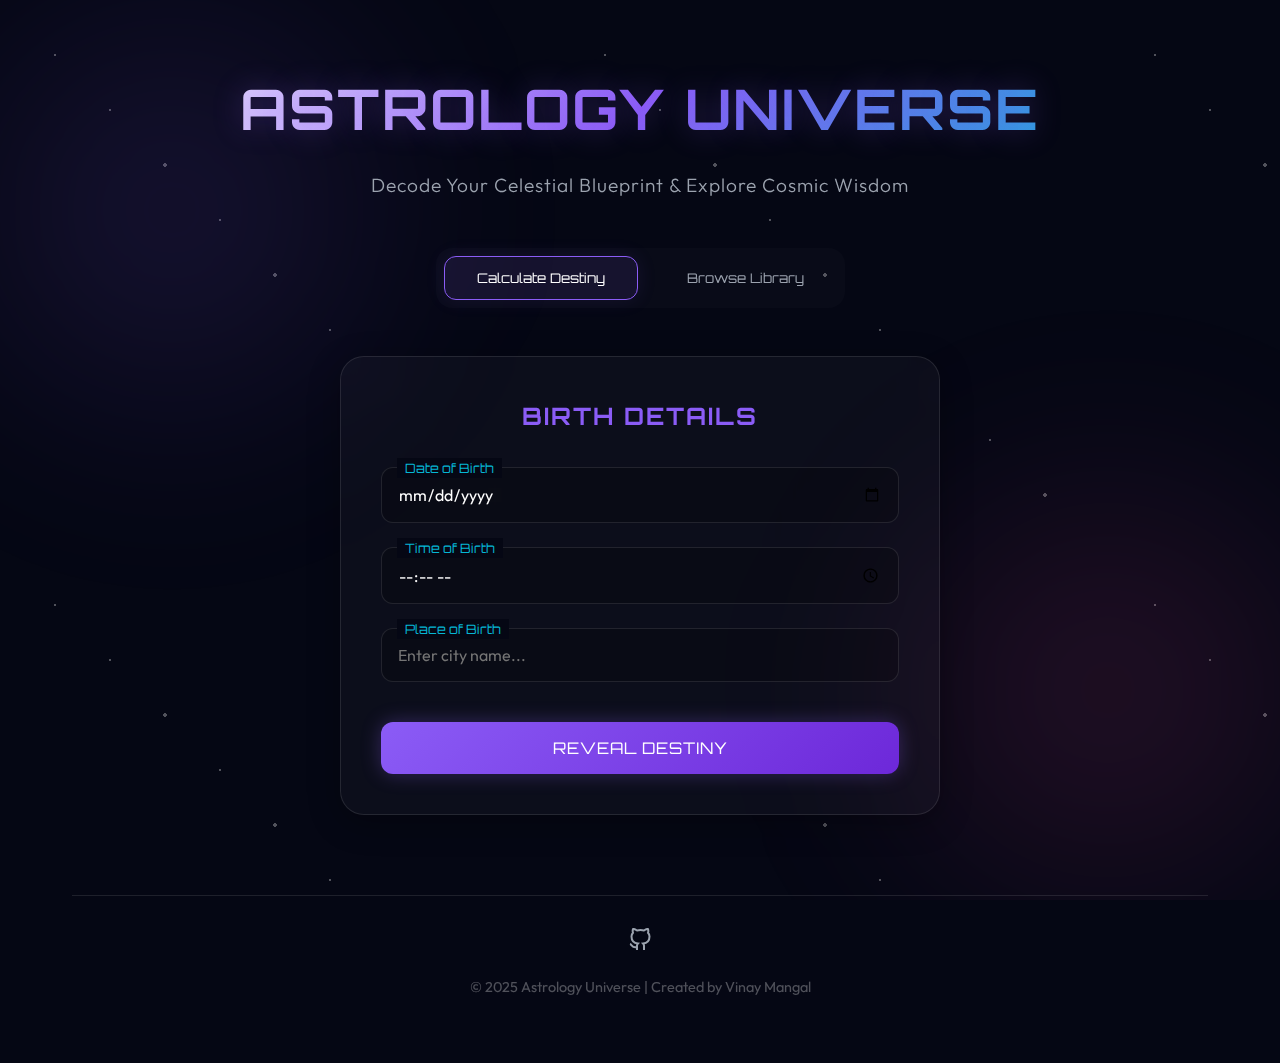
<file: index.html>
<!DOCTYPE html>
<html lang="en">

<head>
    <meta charset="UTF-8">
    <meta name="viewport" content="width=device-width, initial-scale=1.0">
    <title>Astrology Universe - Cosmic Explorer</title>
    <link
        href="https://fonts.googleapis.com/css2?family=Orbitron:wght@400;700;900&family=Outfit:wght@300;400;600&display=swap"
        rel="stylesheet" />
    <link rel="stylesheet" href="style.css">
    <script src="nakshatra_data.js"></script>
    <style>
        .detailed-properties {
            display: grid;
            grid-template-columns: repeat(auto-fill, minmax(320px, 1fr));
            gap: 1rem;
            margin-top: 1.5rem;
        }

        .property-item {
            background: linear-gradient(135deg, rgba(139, 92, 246, 0.05) 0%, rgba(6, 182, 212, 0.05) 100%);
            border: 1px solid rgba(139, 92, 246, 0.15);
            border-left: 3px solid var(--primary);
            border-radius: 8px;
            padding: 1rem;
            transition: all 0.3s ease;
        }

        .property-item:hover {
            transform: translateX(3px);
            border-left-color: var(--accent);
            background: linear-gradient(135deg, rgba(139, 92, 246, 0.1) 0%, rgba(6, 182, 212, 0.1) 100%);
        }

        .property-name {
            font-size: 0.7rem;
            text-transform: uppercase;
            letter-spacing: 1px;
            color: var(--accent);
            margin-bottom: 0.5rem;
            font-weight: 600;
        }

        .property-content {
            font-size: 0.95rem;
            color: var(--text-main);
            line-height: 1.5;
        }

        .info-cards-large {
            display: grid;
            grid-template-columns: repeat(auto-fit, minmax(200px, 1fr));
            gap: 1.5rem;
            margin-bottom: 2rem;
        }

        .info-card-large {
            background: linear-gradient(135deg, rgba(139, 92, 246, 0.1) 0%, rgba(236, 72, 153, 0.1) 100%);
            border: 2px solid rgba(139, 92, 246, 0.3);
            border-radius: 20px;
            padding: 2rem;
            text-align: center;
            position: relative;
            overflow: hidden;
        }

        .info-card-large::after {
            content: '';
            position: absolute;
            inset: 0;
            border-radius: 20px;
            padding: 2px;
            background: linear-gradient(135deg, var(--primary), transparent);
            -webkit-mask: linear-gradient(#fff 0 0) content-box, linear-gradient(#fff 0 0);
            -webkit-mask-composite: xor;
            mask-composite: exclude;
            pointer-events: none;
        }

        .card-label {
            font-size: 0.75rem;
            text-transform: uppercase;
            letter-spacing: 2px;
            color: var(--accent);
            margin-bottom: 0.75rem;
        }

        .card-value {
            font-size: 2.5rem;
            font-family: var(--font-heading);
            background: linear-gradient(135deg, #fff 0%, var(--primary) 100%);
            -webkit-background-clip: text;
            -webkit-text-fill-color: transparent;
            margin-bottom: 0.5rem;
        }

        .card-subtitle {
            font-size: 0.9rem;
            color: var(--text-muted);
        }
    </style>
</head>

<body>
    <div class="cosmic-bg">
        <div class="nebula"></div>
        <div class="nebula"></div>
    </div>

    <div class="container">
        <header style="text-align: center; margin-bottom: 3rem; padding-top: 2rem;">
            <h1>Astrology Universe</h1>
            <p class="subtitle">Decode Your Celestial Blueprint & Explore Cosmic Wisdom</p>
        </header>

        <div class="tabs">
            <button class="tab-btn active" onclick="switchTab('calculate')">Calculate Destiny</button>
            <button class="tab-btn" onclick="switchTab('browse')">Browse Library</button>
        </div>

        <div id="calculate" class="tab-content active fade-in">
            <div class="glass-panel" style="max-width: 600px; margin: 0 auto; padding: 2.5rem;">
                <h2 style="text-align: center; margin-bottom: 2rem; color: var(--primary);">Birth Details</h2>

                <div class="input-group">
                    <label class="input-label">Date of Birth</label>
                    <input type="date" id="dob" class="cosmic-input">
                </div>

                <div class="input-group">
                    <label class="input-label">Time of Birth</label>
                    <input type="time" id="tob" class="cosmic-input">
                </div>

                <div class="input-group">
                    <label class="input-label">Place of Birth</label>
                    <input type="text" id="pob" class="cosmic-input" placeholder="Enter city name...">
                </div>

                <button onclick="calculateNakshatra()" class="btn-cosmic" style="width: 100%; margin-top: 1rem;">Reveal
                    Destiny</button>
            </div>

            <div id="calcLoading" style="display: none; text-align: center; margin: 2rem 0;">
                <div style="color: var(--accent);">Aligning Stars...</div>
            </div>

            <div id="calcStatus" style="margin-top: 1rem; text-align: center;"></div>

            <div id="calcResults" class="hidden" style="margin-top: 3rem;">
                <div class="info-cards-large">
                    <div class="info-card-large">
                        <div class="card-label">Your Nakshatra</div>
                        <div class="card-value" id="calcNakshatra">-</div>
                        <div class="card-subtitle" id="calcNakshatraNumber">-</div>
                    </div>
                    <div class="info-card-large">
                        <div class="card-label">Your Rashi</div>
                        <div class="card-value" id="calcRashi">-</div>
                    </div>
                </div>

                <div class="glass-panel" style="padding: 2rem;">
                    <h3 style="color: var(--primary); margin-bottom: 1.5rem;">✨ Cosmic Properties</h3>
                    <div id="calcTraits" class="detailed-properties"></div>
                </div>
            </div>
        </div>

        <div id="browse" class="tab-content hidden fade-in">
            <div class="input-group" style="max-width: 400px; margin: 0 auto 2rem auto;">
                <label class="input-label">Search Constellation</label>
                <input type="text" id="nakshatraSearch" class="cosmic-input" placeholder="Type to search..."
                    oninput="filterNakshatras()">
            </div>

            <div class="grid-cosmic" id="nakshatraGrid"></div>

            <div id="browseResults" class="hidden" style="margin-top: 3rem;">
                <div class="info-cards-large">
                    <div class="info-card-large">
                        <div class="card-label">Selected Star</div>
                        <div class="card-value" id="browseNakshatra">-</div>
                        <div class="card-subtitle" id="browseNumber">-</div>
                    </div>
                    <div class="info-card-large">
                        <div class="card-label">Ruling Planet</div>
                        <div class="card-value" id="browseRulingPlanet">-</div>
                    </div>
                </div>

                <div class="glass-panel" style="padding: 2rem;">
                    <h3 style="color: var(--primary); margin-bottom: 1.5rem;">✨ Cosmic Properties</h3>
                    <div id="browseTraits" class="detailed-properties"></div>
                </div>
            </div>
        </div>

        <div
            style="margin-top: 5rem; text-align: center; padding-bottom: 2rem; border-top: 1px solid var(--glass-border); padding-top: 2rem;">
            <div style="display: flex; gap: 1.5rem; justify-content: center; margin-bottom: 1rem;">
                <a href="https://github.com/vinaymangal" target="_blank"
                    style="color: var(--text-muted); transition: color 0.3s;" title="GitHub">
                    <svg width="24" height="24" viewBox="0 0 24 24" fill="none" stroke="currentColor" stroke-width="2">
                        <path
                            d="M9 19c-5 1.5-5-2.5-7-3m14 6v-3.87a3.37 3.37 0 0 0-.94-2.61c3.14-.35 6.44-1.54 6.44-7A5.44 5.44 0 0 0 20 4.77 5.07 5.07 0 0 0 19.91 1S18.73.65 16 2.48a13.38 13.38 0 0 0-7 0C6.27.65 5.09 1 5.09 1A5.07 5.07 0 0 0 5 4.77a5.44 5.44 0 0 0-1.5 3.78c0 5.42 3.3 6.61 6.44 7A3.37 3.37 0 0 0 9 18.13V22">
                        </path>
                    </svg>
                </a>
            </div>
            <p style="color: rgba(255,255,255,0.3); font-size: 0.9rem;">© 2025 Astrology Universe | Created by Vinay
                Mangal</p>
        </div>
    </div>

    <script>
        // BASIC NAKSHATRA METADATA
        const nakshatrasMetadata = [
            { name: 'Ashwini', number: 1, planet: 'Ketu' },
            { name: 'Bharani', number: 2, planet: 'Venus' },
            { name: 'Krittika', number: 3, planet: 'Sun' },
            { name: 'Rohini', number: 4, planet: 'Moon' },
            { name: 'Mrigashirsha', number: 5, planet: 'Mars' },
            { name: 'Ardra', number: 6, planet: 'Rahu' },
            { name: 'Punarvasu', number: 7, planet: 'Jupiter' },
            { name: 'Pushya', number: 8, planet: 'Saturn' },
            { name: 'Ashlesha', number: 9, planet: 'Mercury' },
            { name: 'Magha', number: 10, planet: 'Ketu' },
            { name: 'Purva Phalguni', number: 11, planet: 'Venus' },
            { name: 'Uttara Phalguni', number: 12, planet: 'Sun' },
            { name: 'Hasta', number: 13, planet: 'Moon' },
            { name: 'Chitra', number: 14, planet: 'Mars' },
            { name: 'Swati', number: 15, planet: 'Rahu' },
            { name: 'Visakha', number: 16, planet: 'Jupiter' },
            { name: 'Anuradha', number: 17, planet: 'Saturn' },
            { name: 'Jyeshtha', number: 18, planet: 'Mercury' },
            { name: 'Mula', number: 19, planet: 'Ketu' },
            { name: 'Purva Ashadha', number: 20, planet: 'Venus' },
            { name: 'Uttara Ashadha', number: 21, planet: 'Sun' },
            { name: 'Shravana', number: 22, planet: 'Moon' },
            { name: 'Dhanishta', number: 23, planet: 'Mars' },
            { name: 'Satabhisha', number: 24, planet: 'Rahu' },
            { name: 'Purva Bhadrapada', number: 25, planet: 'Jupiter' },
            { name: 'Uttara Bhadrapada', number: 26, planet: 'Saturn' },
            { name: 'Revati', number: 27, planet: 'Mercury' }
        ];

        // DISPLAY DETAILED PROPERTIES
        function displayDetailedProperties(container, nakshatraName) {
            container.innerHTML = '';

            // Check if comprehensive data is loaded
            if (typeof NAKSHATRA_DETAILED_INFO === 'undefined') {
                container.innerHTML = '<p style="color: var(--text-muted);">Detailed information not available</p>';
                return;
            }

            const detailedInfo = NAKSHATRA_DETAILED_INFO[nakshatraName];
            if (!detailedInfo) {
                container.innerHTML = '<p style="color: var(--text-muted);">No data found for this nakshatra</p>';
                return;
            }

            // Parse the detailed info - each line is a property
            const lines = detailedInfo.split('\n').filter(line => line.trim());

            lines.forEach(line => {
                // Skip empty lines
                if (!line.trim()) return;

                // Parse format: "PropertyName --> Value" or "PropertyName"
                const parts = line.split('-->');
                let propertyName, propertyValue;

                if (parts.length >= 2) {
                    propertyName = parts[0].trim();
                    propertyValue = parts.slice(1).join('-->').trim();
                } else {
                    propertyName = line.trim();
                    propertyValue = '';
                }

                // Create property card
                const card = document.createElement('div');
                card.className = 'property-item';
                card.innerHTML = `
                    <div class="property-name">${propertyName}</div>
                    <div class="property-content">${propertyValue || '-'}</div>
                `;
                container.appendChild(card);
            });
        }

        // TAB SWITCHING
        function switchTab(tabName) {
            document.querySelectorAll('.tab-content').forEach(tab => {
                tab.classList.add('hidden');
                tab.classList.remove('active');
            });
            document.querySelectorAll('.tab-btn').forEach(btn => {
                btn.classList.remove('active');
            });

            document.getElementById(tabName).classList.remove('hidden');
            document.getElementById(tabName).classList.add('active');
            event.target.classList.add('active');
        }

        // LOAD NAKSHATRAS GRID
        function loadNakshatrasGrid() {
            const grid = document.getElementById('nakshatraGrid');
            grid.innerHTML = '';

            nakshatrasMetadata.forEach(nak => {
                const btn = document.createElement('div');
                btn.className = 'grid-item';
                btn.innerHTML = `
                    <div class="number">${nak.number}</div>
                    <div style="font-size: 2rem; margin-bottom: 0.5rem;">✦</div>
                    <h3>${nak.name}</h3>
                `;
                btn.onclick = () => selectNakshatra(nak);
                grid.appendChild(btn);
            });
        }

        // FILTER NAKSHATRAS
        function filterNakshatras() {
            const query = document.getElementById('nakshatraSearch').value.toLowerCase();
            const grid = document.getElementById('nakshatraGrid');
            grid.innerHTML = '';

            const filtered = nakshatrasMetadata.filter(nak =>
                nak.name.toLowerCase().includes(query) ||
                nak.number.toString().includes(query)
            );

            filtered.forEach(nak => {
                const btn = document.createElement('div');
                btn.className = 'grid-item';
                btn.innerHTML = `
                    <div class="number">${nak.number}</div>
                    <div style="font-size: 2rem; margin-bottom: 0.5rem;">✦</div>
                    <h3>${nak.name}</h3>
                `;
                btn.onclick = () => selectNakshatra(nak);
                grid.appendChild(btn);
            });
        }

        // SELECT NAKSHATRA
        function selectNakshatra(nakshatra) {
            const resultsDiv = document.getElementById('browseResults');

            document.getElementById('browseNakshatra').textContent = nakshatra.name;
            document.getElementById('browseNumber').textContent = `Nakshatra #${nakshatra.number}`;
            document.getElementById('browseRulingPlanet').textContent = nakshatra.planet;

            const traitsDiv = document.getElementById('browseTraits');
            displayDetailedProperties(traitsDiv, nakshatra.name);

            resultsDiv.classList.remove('hidden');
            resultsDiv.scrollIntoView({ behavior: 'smooth', block: 'nearest' });
        }

        // CALCULATE NAKSHATRA
        function calculateNakshatra() {
            const dob = document.getElementById('dob').value;
            const tob = document.getElementById('tob').value;
            const pob = document.getElementById('pob').value;

            if (!dob || !tob || !pob) {
                document.getElementById('calcStatus').innerHTML = '<div style="color: #EF4444; padding: 1rem; background: rgba(239, 68, 68, 0.1); border-radius: 8px;">⚠️ Please fill in all fields</div>';
                return;
            }

            const loading = document.getElementById('calcLoading');
            const resultsDiv = document.getElementById('calcResults');

            loading.style.display = 'block';
            resultsDiv.classList.add('hidden');
            document.getElementById('calcStatus').innerHTML = '';

            const url = `https://api.opencagedata.com/geocode/v1/json?q=${encodeURIComponent(pob)}&key=2ab0c315e0c74bbb9e32684070bcfba9`;

            fetch(url)
                .then(response => response.json())
                .then(data => {
                    if (!data.results || data.results.length === 0) {
                        document.getElementById('calcStatus').innerHTML = '<div style="color: #EF4444; padding: 1rem; background: rgba(239, 68, 68, 0.1); border-radius: 8px;">❌ Location not found</div>';
                        loading.style.display = 'none';
                        return;
                    }

                    const { lat, lng } = data.results[0].geometry;
                    const dobParts = dob.split('-');
                    const tobParts = tob.split(':');

                    const apiData = {
                        day: parseInt(dobParts[2]),
                        month: parseInt(dobParts[1]),
                        year: parseInt(dobParts[0]),
                        hour: parseInt(tobParts[0]),
                        min: parseInt(tobParts[1]),
                        lat: lat,
                        lon: lng,
                        tzone: 5.5
                    };

                    const auth = "Basic " + btoa("628999:aa050f26e826a0a9cc35e9d939dc4474");

                    return fetch("https://json.astrologyapi.com/v1/astro_details", {
                        method: "POST",
                        headers: { "Authorization": auth, "Content-Type": "application/json" },
                        body: JSON.stringify(apiData)
                    }).then(res => res.json());
                })
                .then(data => {
                    loading.style.display = 'none';

                    if (data && data.Naksahtra) {
                        const nakName = data.Naksahtra;
                        const nakData = nakshatrasMetadata.find(n => n.name === nakName);

                        if (nakData) {
                            document.getElementById('calcNakshatra').textContent = nakName;
                            document.getElementById('calcNakshatraNumber').textContent = `Nakshatra #${nakData.number}`;
                            document.getElementById('calcRashi').textContent = data.sign || 'N/A';

                            const traitsDiv = document.getElementById('calcTraits');
                            displayDetailedProperties(traitsDiv, nakName);

                            document.getElementById('calcStatus').innerHTML = '<div style="color: #10B981; padding: 1rem; background: rgba(16, 185, 129, 0.1); border-radius: 8px;">✓ Cosmic blueprint revealed!</div>';
                        }

                        resultsDiv.classList.remove('hidden');
                        resultsDiv.scrollIntoView({ behavior: 'smooth', block: 'nearest' });
                    } else {
                        document.getElementById('calcStatus').innerHTML = '<div style="color: #EF4444; padding: 1rem; background: rgba(239, 68, 68, 0.1); border-radius: 8px;">❌ Could not calculate</div>';
                    }
                })
                .catch(error => {
                    loading.style.display = 'none';
                    console.error('Error:', error);
                    document.getElementById('calcStatus').innerHTML = '<div style="color: #EF4444; padding: 1rem; background: rgba(239, 68, 68, 0.1); border-radius: 8px;">❌ Connection error</div>';
                });
        }

        // INITIALIZE
        window.addEventListener('load', () => {
            loadNakshatrasGrid();

            // Check if detailed data loaded
            if (typeof NAKSHATRA_DETAILED_INFO !== 'undefined') {
                console.log('✓ Comprehensive Nakshatra data loaded successfully');
                console.log(`✓ ${Object.keys(NAKSHATRA_DETAILED_INFO).length} Nakshatras available`);
            } else {
                console.warn('⚠ Nakshatra detailed data not loaded');
            }
        });
    </script>
</body>

</html>
</file>
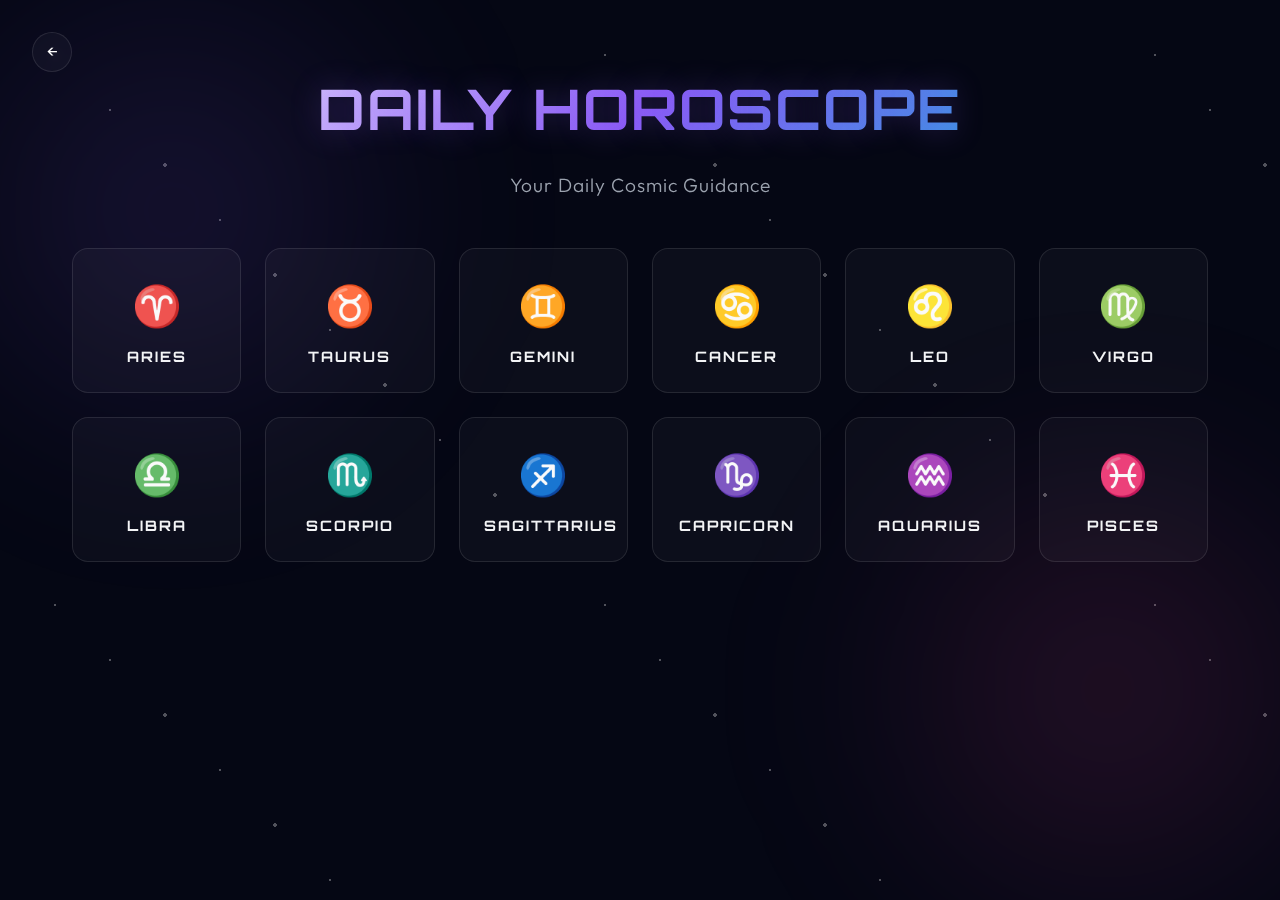
<file: horoscope.html>
<!DOCTYPE html>
<html lang="en">

<head>
    <meta charset="UTF-8">
    <meta name="viewport" content="width=device-width, initial-scale=1.0">
    <title>Daily Horoscope - Astrology Universe</title>
    <link
        href="https://fonts.googleapis.com/css2?family=Orbitron:wght@400;700;900&family=Outfit:wght@300;400;600&display=swap"
        rel="stylesheet" />
    <link rel="stylesheet" href="style.css">
</head>

<body>
    <div class="cosmic-bg">
        <div class="nebula"></div>
        <div class="nebula"></div>
    </div>

    <a href="index.html" class="back-nav" title="Back to Nakshatras">←</a>

    <div class="container">
        <header style="text-align: center; margin-bottom: 3rem; padding-top: 2rem;">
            <h1>Daily Horoscope</h1>
            <p class="subtitle">Your Daily Cosmic Guidance</p>
        </header>

        <div class="grid-cosmic" id="zodiacGrid">
            <div class="grid-item" onclick="getHoroscope('aries')">
                <div style="font-size: 2.5rem; margin-bottom: 0.5rem;">♈</div>
                <h3>Aries</h3>
            </div>
            <div class="grid-item" onclick="getHoroscope('taurus')">
                <div style="font-size: 2.5rem; margin-bottom: 0.5rem;">♉</div>
                <h3>Taurus</h3>
            </div>
            <div class="grid-item" onclick="getHoroscope('gemini')">
                <div style="font-size: 2.5rem; margin-bottom: 0.5rem;">♊</div>
                <h3>Gemini</h3>
            </div>
            <div class="grid-item" onclick="getHoroscope('cancer')">
                <div style="font-size: 2.5rem; margin-bottom: 0.5rem;">♋</div>
                <h3>Cancer</h3>
            </div>
            <div class="grid-item" onclick="getHoroscope('leo')">
                <div style="font-size: 2.5rem; margin-bottom: 0.5rem;">♌</div>
                <h3>Leo</h3>
            </div>
            <div class="grid-item" onclick="getHoroscope('virgo')">
                <div style="font-size: 2.5rem; margin-bottom: 0.5rem;">♍</div>
                <h3>Virgo</h3>
            </div>
            <div class="grid-item" onclick="getHoroscope('libra')">
                <div style="font-size: 2.5rem; margin-bottom: 0.5rem;">♎</div>
                <h3>Libra</h3>
            </div>
            <div class="grid-item" onclick="getHoroscope('scorpio')">
                <div style="font-size: 2.5rem; margin-bottom: 0.5rem;">♏</div>
                <h3>Scorpio</h3>
            </div>
            <div class="grid-item" onclick="getHoroscope('sagittarius')">
                <div style="font-size: 2.5rem; margin-bottom: 0.5rem;">♐</div>
                <h3>Sagittarius</h3>
            </div>
            <div class="grid-item" onclick="getHoroscope('capricorn')">
                <div style="font-size: 2.5rem; margin-bottom: 0.5rem;">♑</div>
                <h3>Capricorn</h3>
            </div>
            <div class="grid-item" onclick="getHoroscope('aquarius')">
                <div style="font-size: 2.5rem; margin-bottom: 0.5rem;">♒</div>
                <h3>Aquarius</h3>
            </div>
            <div class="grid-item" onclick="getHoroscope('pisces')">
                <div style="font-size: 2.5rem; margin-bottom: 0.5rem;">♓</div>
                <h3>Pisces</h3>
            </div>
        </div>

        <div id="horoscopeResult" class="hidden" style="margin-top: 3rem;">
            <div class="info-cards-large"
                style="display: grid; grid-template-columns: repeat(auto-fit, minmax(200px, 1fr)); gap: 1.5rem; margin-bottom: 2rem;">
                <div class="info-card-large"
                    style="background: linear-gradient(135deg, rgba(139, 92, 246, 0.1) 0%, rgba(236, 72, 153, 0.1) 100%); border: 2px solid rgba(139, 92, 246, 0.3); border-radius: 20px; padding: 2rem; text-align: center;">
                    <div class="card-label"
                        style="font-size: 0.75rem; text-transform: uppercase; letter-spacing: 2px; color: var(--accent); margin-bottom: 0.75rem;">
                        Your Sign</div>
                    <div class="card-value"
                        style="font-size: 2.5rem; font-family: var(--font-heading); margin-bottom: 0.5rem;"
                        id="signName">-</div>
                </div>
                <div class="info-card-large"
                    style="background: linear-gradient(135deg, rgba(139, 92, 246, 0.1) 0%, rgba(236, 72, 153, 0.1) 100%); border: 2px solid rgba(139, 92, 246, 0.3); border-radius: 20px; padding: 2rem; text-align: center;">
                    <div class="card-label"
                        style="font-size: 0.75rem; text-transform: uppercase; letter-spacing: 2px; color: var(--accent); margin-bottom: 0.75rem;">
                        Date</div>
                    <div class="card-value"
                        style="font-size: 1.5rem; font-family: var(--font-heading); margin-bottom: 0.5rem;"
                        id="dateRange">-</div>
                </div>
            </div>

            <div class="glass-panel" style="padding: 2rem; margin-bottom: 2rem;">
                <h3 style="color: var(--primary); margin-bottom: 1.5rem;">✨ Today's Reading</h3>
                <p id="description" style="font-size: 1.1rem; line-height: 1.8; color: var(--text-main);"></p>
            </div>

            <div style="display: grid; grid-template-columns: repeat(auto-fit, minmax(200px, 1fr)); gap: 1.5rem;">
                <div class="glass-panel" style="padding: 1.5rem;">
                    <div
                        style="color: var(--accent); font-size: 0.8rem; text-transform: uppercase; margin-bottom: 0.5rem;">
                        Lucky Color</div>
                    <div id="luckyColor" style="font-size: 1.5rem; font-weight: 600;">-</div>
                </div>
                <div class="glass-panel" style="padding: 1.5rem;">
                    <div
                        style="color: var(--accent); font-size: 0.8rem; text-transform: uppercase; margin-bottom: 0.5rem;">
                        Lucky Number</div>
                    <div id="luckyNumber" style="font-size: 1.5rem; font-weight: 600;">-</div>
                </div>
                <div class="glass-panel" style="padding: 1.5rem;">
                    <div
                        style="color: var(--accent); font-size: 0.8rem; text-transform: uppercase; margin-bottom: 0.5rem;">
                        Lucky Time</div>
                    <div id="luckyTime" style="font-size: 1.5rem; font-weight: 600;">-</div>
                </div>
                <div class="glass-panel" style="padding: 1.5rem;">
                    <div
                        style="color: var(--accent); font-size: 0.8rem; text-transform: uppercase; margin-bottom: 0.5rem;">
                        Mood</div>
                    <div id="mood" style="font-size: 1.5rem; font-weight: 600;">-</div>
                </div>
                <div class="glass-panel" style="padding: 1.5rem;">
                    <div
                        style="color: var(--accent); font-size: 0.8rem; text-transform: uppercase; margin-bottom: 0.5rem;">
                        Compatibility</div>
                    <div id="compatibility" style="font-size: 1.5rem; font-weight: 600;">-</div>
                </div>
            </div>
        </div>
    </div>

    <script>
        async function getHoroscope(sign) {
            const resultDiv = document.getElementById('horoscopeResult');
            resultDiv.classList.remove('hidden');

            document.getElementById('signName').textContent = sign.charAt(0).toUpperCase() + sign.slice(1);
            document.getElementById('description').textContent = 'Loading...';

            try {
                // Use CORS proxy
                const proxyUrl = 'https://api.allorigins.win/raw?url=';
                const apiUrl = `https://aztro.sameerkumar.website?sign=${sign}&day=today`;

                const response = await fetch(proxyUrl + encodeURIComponent(apiUrl), {
                    method: 'GET'
                });

                const data = await response.json();

                document.getElementById('dateRange').textContent = data.date_range || '-';
                document.getElementById('description').textContent = data.description || 'No horoscope available';
                document.getElementById('luckyColor').textContent = data.color || '-';
                document.getElementById('luckyNumber').textContent = data.lucky_number || '-';
                document.getElementById('luckyTime').textContent = data.lucky_time || '-';
                document.getElementById('mood').textContent = data.mood || '-';
                document.getElementById('compatibility').textContent = data.compatibility || '-';

                resultDiv.scrollIntoView({ behavior: 'smooth', block: 'nearest' });

            } catch (error) {
                console.error('Error:', error);
                document.getElementById('description').textContent = 'Unable to load horoscope. Please try again.';
            }
        }
    </script>
</body>

</html>
</file>
<file: style.css>
/* COSMIC DESIGN SYSTEM */
:root {
    --bg-deep: #050714;
    --bg-gradient: radial-gradient(circle at center, #1a1d29 0%, #050714 100%);
    --primary: #8B5CF6;
    --primary-glow: rgba(139, 92, 246, 0.5);
    --secondary: #EC4899;
    --accent: #06B6D4;
    --glass: rgba(255, 255, 255, 0.03);
    --glass-hover: rgba(255, 255, 255, 0.08);
    --glass-border: rgba(255, 255, 255, 0.1);
    --text-main: #F3F4F6;
    --text-muted: #9CA3AF;
    --font-heading: 'Orbitron', sans-serif;
    --font-body: 'Outfit', sans-serif;
}

* {
    margin: 0;
    padding: 0;
    box-sizing: border-box;
}

body {
    font-family: var(--font-body);
    background-color: var(--bg-deep);
    color: var(--text-main);
    overflow-x: hidden;
    min-height: 100vh;
    line-height: 1.6;
}

/* DYNAMIC BACKGROUND */
.cosmic-bg {
    position: fixed;
    top: 0;
    left: 0;
    width: 100%;
    height: 100%;
    z-index: -1;
    background: var(--bg-deep);
    overflow: hidden;
}

.cosmic-bg::before {
    content: '';
    position: absolute;
    top: 0;
    left: 0;
    width: 100%;
    height: 100%;
    background: 
        radial-gradient(1px 1px at 10% 10%, white 100%, transparent),
        radial-gradient(1px 1px at 20% 20%, white 100%, transparent),
        radial-gradient(2px 2px at 30% 30%, white 100%, transparent),
        radial-gradient(1px 1px at 40% 40%, white 100%, transparent),
        radial-gradient(2px 2px at 50% 50%, white 100%, transparent),
        radial-gradient(1px 1px at 60% 60%, white 100%, transparent),
        radial-gradient(2px 2px at 70% 70%, white 100%, transparent),
        radial-gradient(1px 1px at 80% 80%, white 100%, transparent),
        radial-gradient(2px 2px at 90% 90%, white 100%, transparent);
    background-size: 550px 550px;
    opacity: 0.3;
    animation: starsMove 100s linear infinite;
}

.nebula {
    position: absolute;
    width: 600px;
    height: 600px;
    background: radial-gradient(circle, rgba(139, 92, 246, 0.15) 0%, transparent 70%);
    border-radius: 50%;
    filter: blur(80px);
    animation: nebulaFloat 20s ease-in-out infinite alternate;
}

.nebula:nth-child(1) { top: -10%; left: -10%; animation-delay: 0s; }
.nebula:nth-child(2) { bottom: -10%; right: -10%; background: radial-gradient(circle, rgba(236, 72, 153, 0.15) 0%, transparent 70%); animation-delay: -5s; }

@keyframes starsMove {
    from { transform: translateY(0); }
    to { transform: translateY(-550px); }
}

@keyframes nebulaFloat {
    0% { transform: translate(0, 0) scale(1); }
    100% { transform: translate(30px, 50px) scale(1.1); }
}

/* TYPOGRAPHY */
h1, h2, h3, h4 {
    font-family: var(--font-heading);
    font-weight: 700;
    letter-spacing: 2px;
    text-transform: uppercase;
}

h1 {
    font-size: 3.5rem;
    background: linear-gradient(135deg, #fff 0%, var(--primary) 50%, var(--accent) 100%);
    -webkit-background-clip: text;
    -webkit-text-fill-color: transparent;
    text-shadow: 0 0 30px rgba(139, 92, 246, 0.3);
    margin-bottom: 1rem;
}

.subtitle {
    font-size: 1.2rem;
    color: var(--text-muted);
    font-weight: 300;
    letter-spacing: 1px;
}

/* GLASS COMPONENTS */
.glass-panel {
    background: var(--glass);
    backdrop-filter: blur(16px);
    -webkit-backdrop-filter: blur(16px);
    border: 1px solid var(--glass-border);
    border-radius: 24px;
    box-shadow: 0 8px 32px 0 rgba(0, 0, 0, 0.3);
}

.container {
    max-width: 1200px;
    margin: 0 auto;
    padding: 2rem;
    position: relative;
    z-index: 1;
}

/* BUTTONS */
.btn-cosmic {
    background: linear-gradient(135deg, var(--primary) 0%, #6D28D9 100%);
    color: white;
    padding: 1rem 2rem;
    border-radius: 12px;
    border: none;
    font-family: var(--font-heading);
    font-size: 1rem;
    cursor: pointer;
    transition: all 0.3s ease;
    position: relative;
    overflow: hidden;
    text-transform: uppercase;
    letter-spacing: 1px;
    box-shadow: 0 0 20px rgba(139, 92, 246, 0.3);
}

.btn-cosmic::before {
    content: '';
    position: absolute;
    top: 0;
    left: -100%;
    width: 100%;
    height: 100%;
    background: linear-gradient(90deg, transparent, rgba(255,255,255,0.2), transparent);
    transition: 0.5s;
}

.btn-cosmic:hover {
    transform: translateY(-2px);
    box-shadow: 0 0 30px rgba(139, 92, 246, 0.5);
}

.btn-cosmic:hover::before {
    left: 100%;
}

/* INPUTS */
.input-group {
    position: relative;
    margin-bottom: 1.5rem;
}

.cosmic-input {
    width: 100%;
    padding: 1rem;
    background: rgba(0, 0, 0, 0.2);
    border: 1px solid var(--glass-border);
    border-radius: 12px;
    color: white;
    font-family: var(--font-body);
    font-size: 1rem;
    transition: all 0.3s ease;
}

.cosmic-input:focus {
    outline: none;
    border-color: var(--primary);
    box-shadow: 0 0 15px rgba(139, 92, 246, 0.2);
    background: rgba(0, 0, 0, 0.4);
}

.input-label {
    position: absolute;
    left: 1rem;
    top: -0.6rem;
    background: var(--bg-deep);
    padding: 0 0.5rem;
    font-size: 0.8rem;
    color: var(--accent);
    font-family: var(--font-heading);
}

/* TABS */
.tabs {
    display: flex;
    justify-content: center;
    gap: 1rem;
    margin-bottom: 3rem;
    background: rgba(255, 255, 255, 0.02);
    padding: 0.5rem;
    border-radius: 16px;
    width: fit-content;
    margin-left: auto;
    margin-right: auto;
}

.tab-btn {
    padding: 0.8rem 2rem;
    border-radius: 12px;
    background: transparent;
    border: 1px solid transparent;
    color: var(--text-muted);
    cursor: pointer;
    font-family: var(--font-heading);
    transition: all 0.3s ease;
}

.tab-btn.active {
    background: rgba(139, 92, 246, 0.1);
    border-color: var(--primary);
    color: white;
    box-shadow: 0 0 20px rgba(139, 92, 246, 0.1);
}

/* GRID */
.grid-cosmic {
    display: grid;
    grid-template-columns: repeat(auto-fill, minmax(160px, 1fr));
    gap: 1.5rem;
}

.grid-item {
    background: var(--glass);
    border: 1px solid var(--glass-border);
    border-radius: 16px;
    padding: 1.5rem;
    text-align: center;
    cursor: pointer;
    transition: all 0.3s cubic-bezier(0.4, 0, 0.2, 1);
    position: relative;
    overflow: hidden;
}

.grid-item:hover {
    transform: translateY(-5px) scale(1.02);
    border-color: var(--primary);
    background: linear-gradient(135deg, rgba(139, 92, 246, 0.1) 0%, rgba(6, 182, 212, 0.1) 100%);
    box-shadow: 0 10px 30px rgba(0, 0, 0, 0.3);
}

.grid-item h3 {
    font-size: 0.9rem;
    margin-top: 0.5rem;
    color: var(--text-main);
}

.grid-item .number {
    font-size: 2rem;
    font-weight: 700;
    opacity: 0.1;
    position: absolute;
    top: 0;
    right: 10px;
    font-family: var(--font-heading);
}

/* RESULTS */
.result-card {
    background: linear-gradient(135deg, rgba(255, 255, 255, 0.03) 0%, rgba(255, 255, 255, 0.01) 100%);
    border: 1px solid var(--glass-border);
    border-radius: 20px;
    padding: 2rem;
    margin-bottom: 2rem;
    position: relative;
}

.result-card::after {
    content: '';
    position: absolute;
    inset: 0;
    border-radius: 20px;
    padding: 1px;
    background: linear-gradient(135deg, var(--primary), transparent);
    -webkit-mask: linear-gradient(#fff 0 0) content-box, linear-gradient(#fff 0 0);
    -webkit-mask-composite: xor;
    mask-composite: exclude;
    pointer-events: none;
}

/* SCROLLBAR */
::-webkit-scrollbar {
    width: 8px;
}
::-webkit-scrollbar-track {
    background: var(--bg-deep);
}
::-webkit-scrollbar-thumb {
    background: var(--glass-border);
    border-radius: 4px;
}
::-webkit-scrollbar-thumb:hover {
    background: var(--primary);
}

/* UTILS */
.hidden { display: none; }
.fade-in { animation: fadeIn 0.5s ease forwards; }

@keyframes fadeIn {
    from { opacity: 0; transform: translateY(10px); }
    to { opacity: 1; transform: translateY(0); }
}

/* BACK BUTTON */
.back-nav {
    position: fixed;
    top: 2rem;
    left: 2rem;
    z-index: 100;
    width: 40px;
    height: 40px;
    border-radius: 50%;
    border: 1px solid var(--glass-border);
    background: var(--glass);
    color: white;
    display: flex;
    align-items: center;
    justify-content: center;
    text-decoration: none;
    transition: all 0.3s ease;
    backdrop-filter: blur(5px);
}

.back-nav:hover {
    background: var(--primary);
    border-color: var(--primary);
    transform: scale(1.1);
}
</file>
